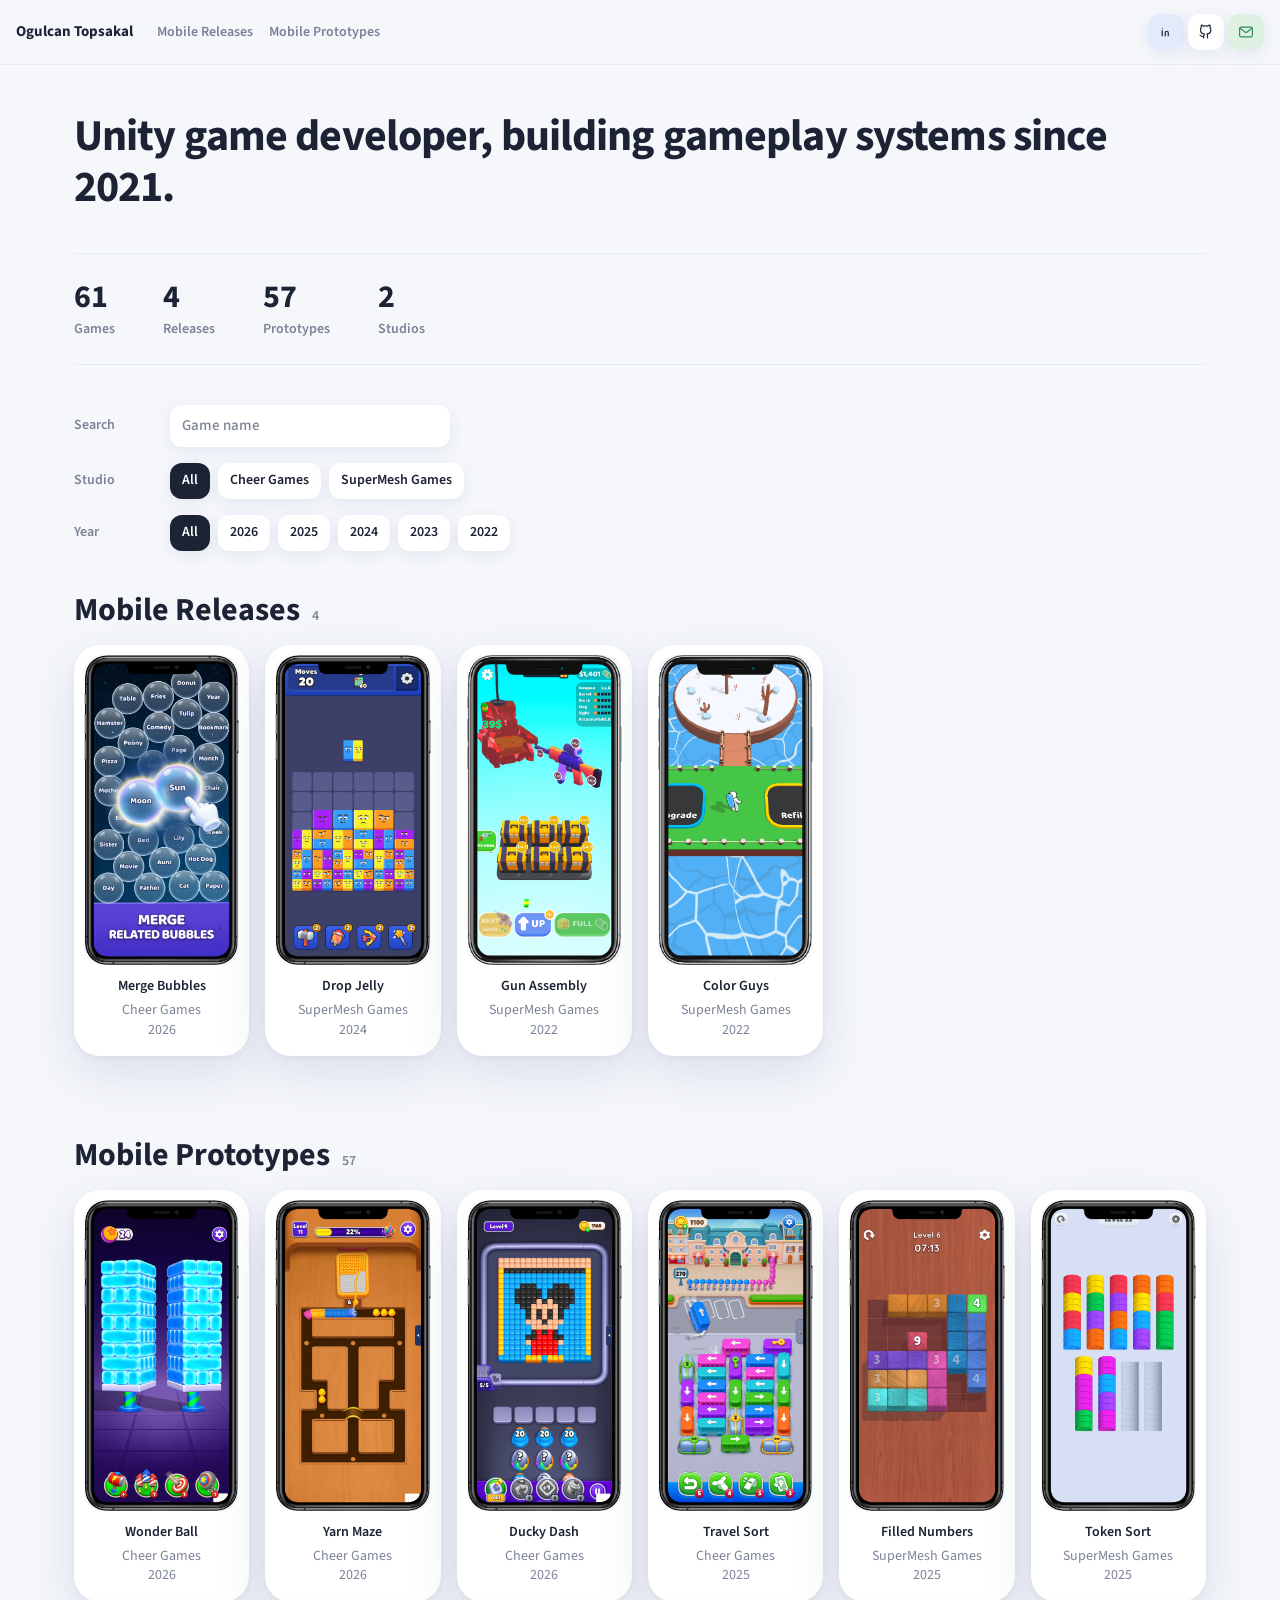
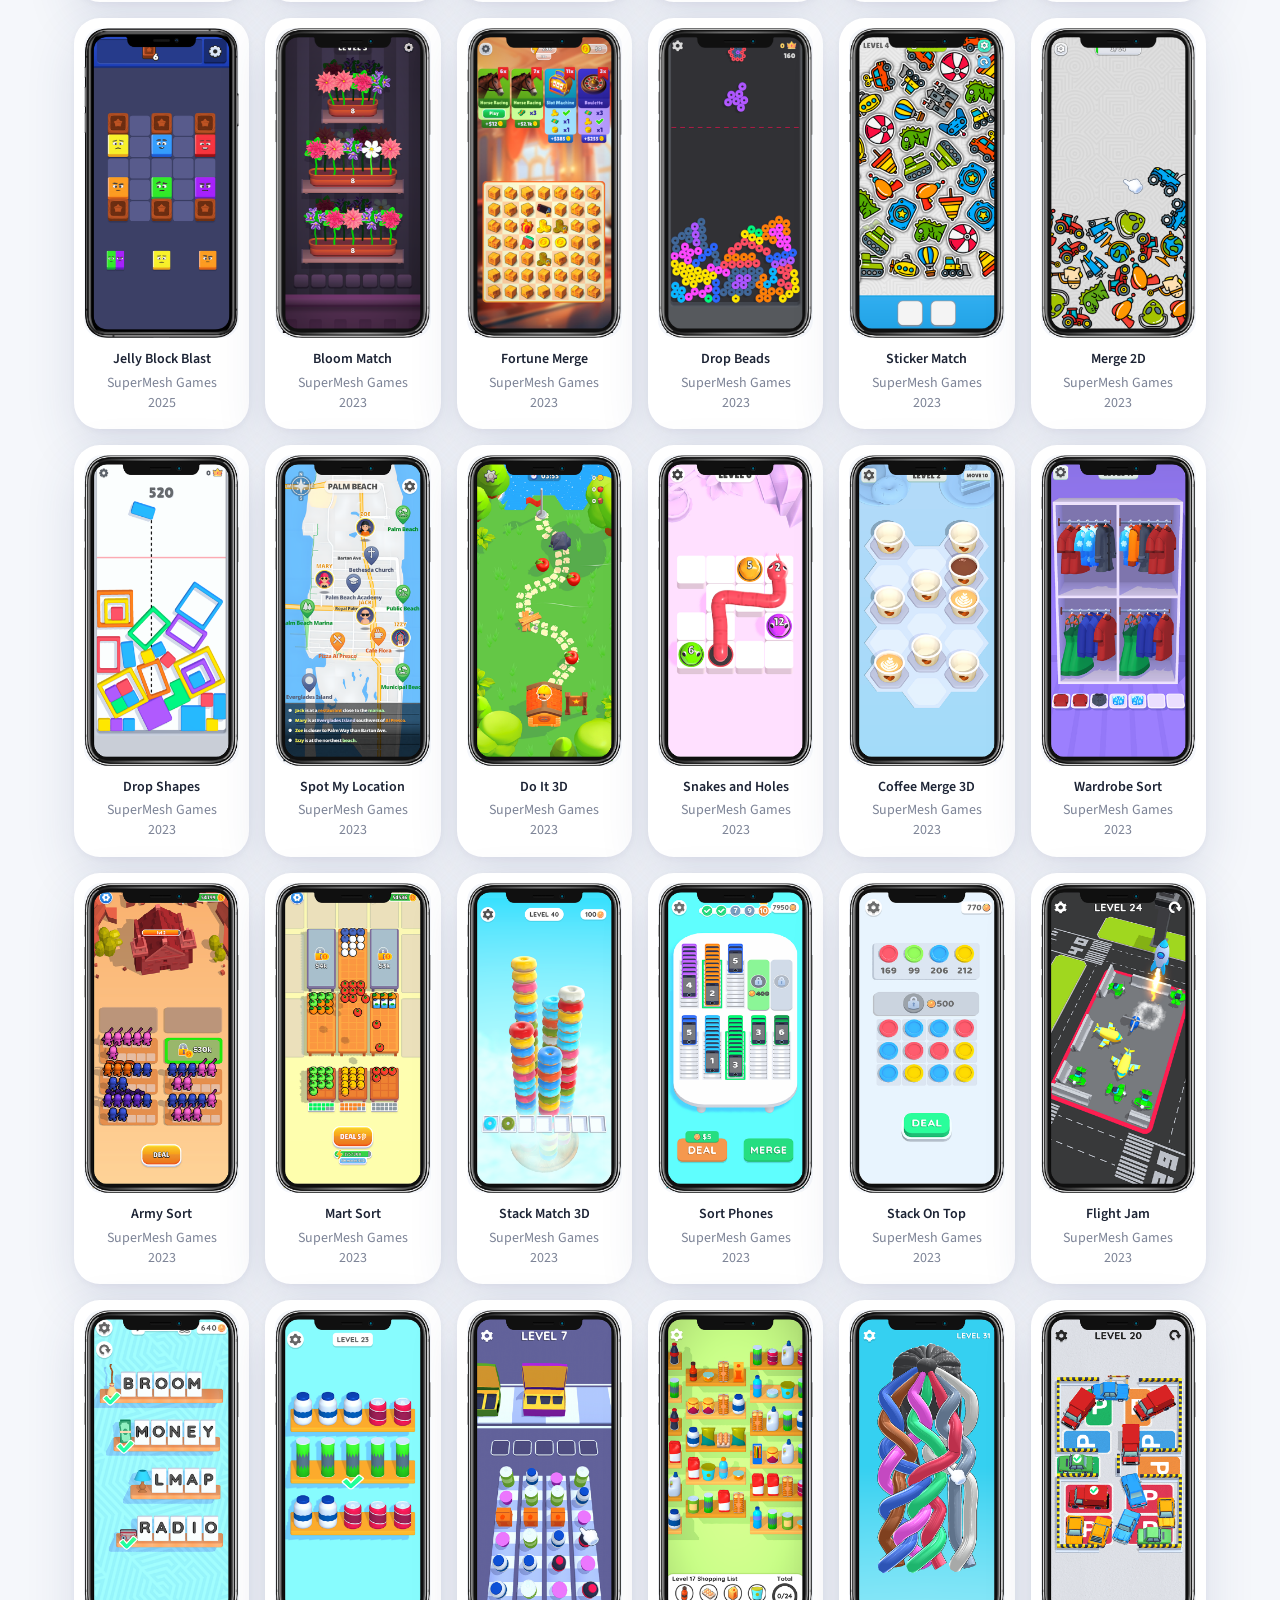
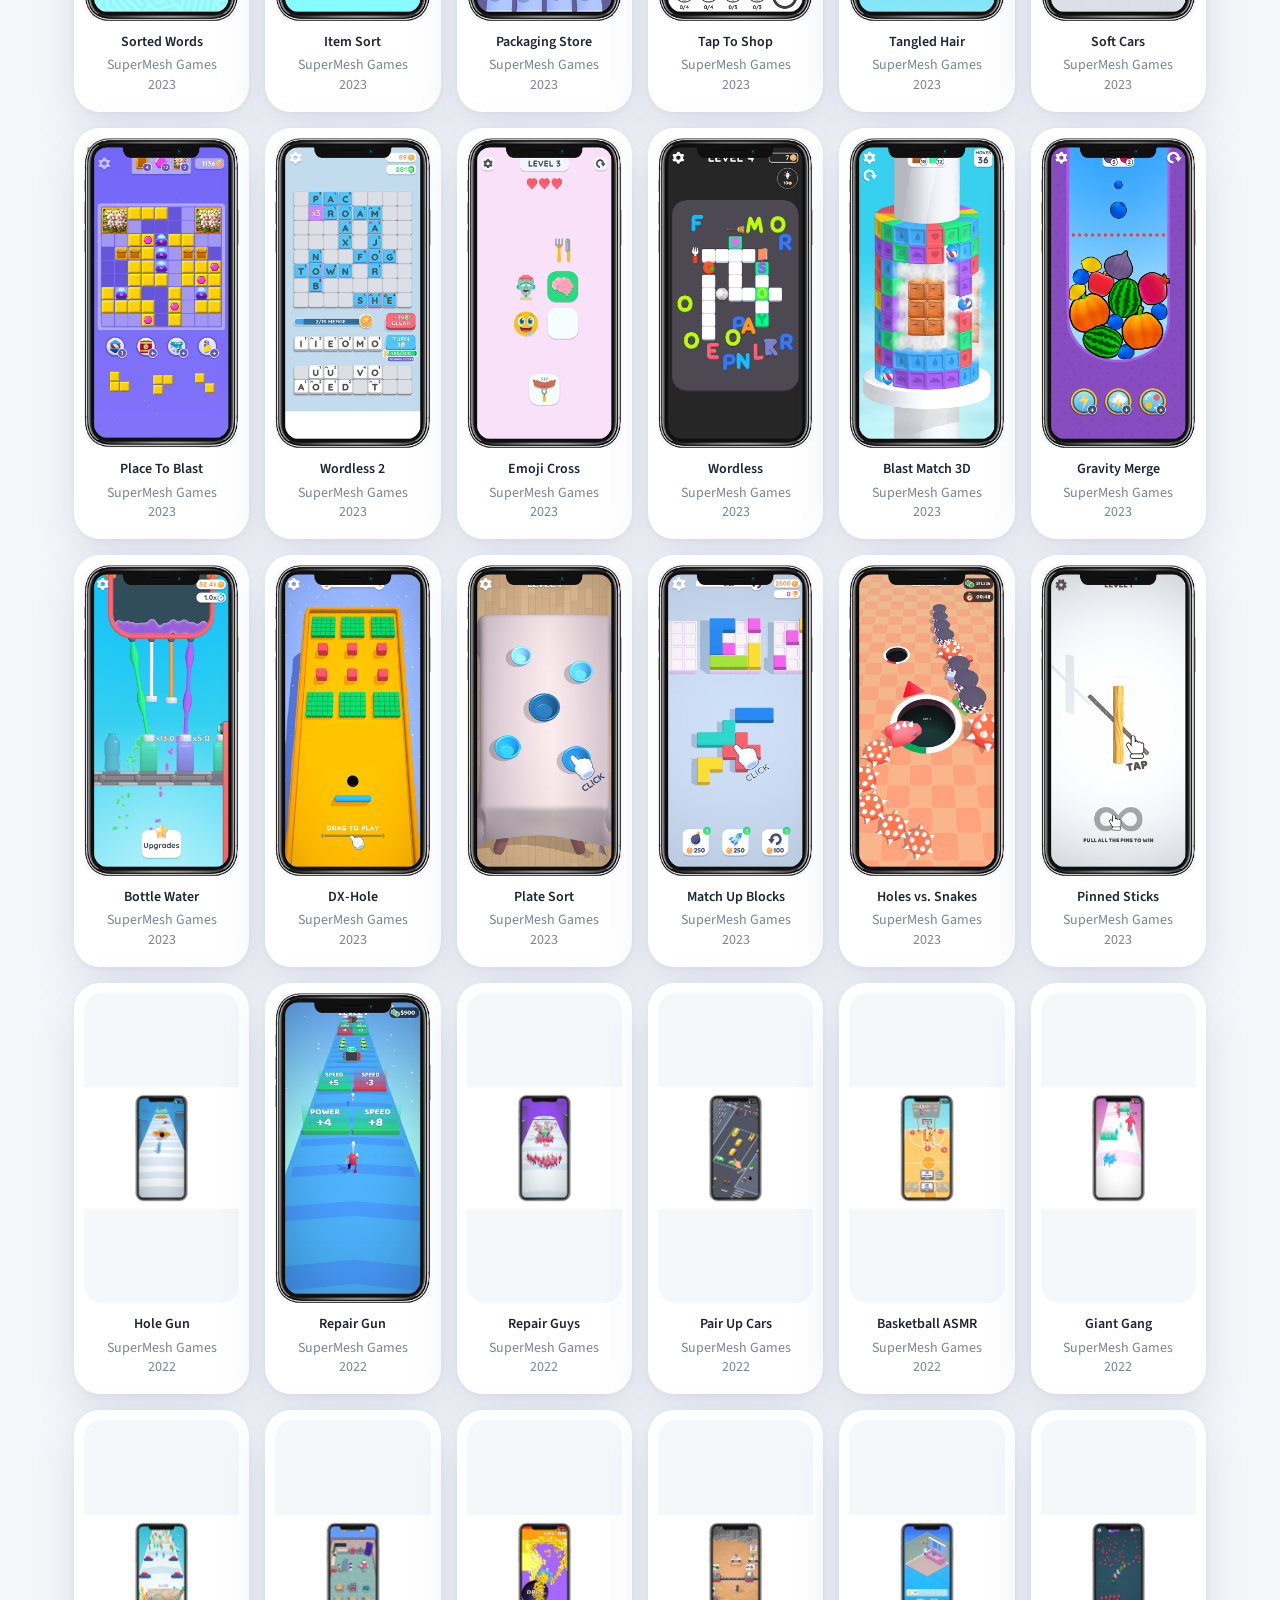
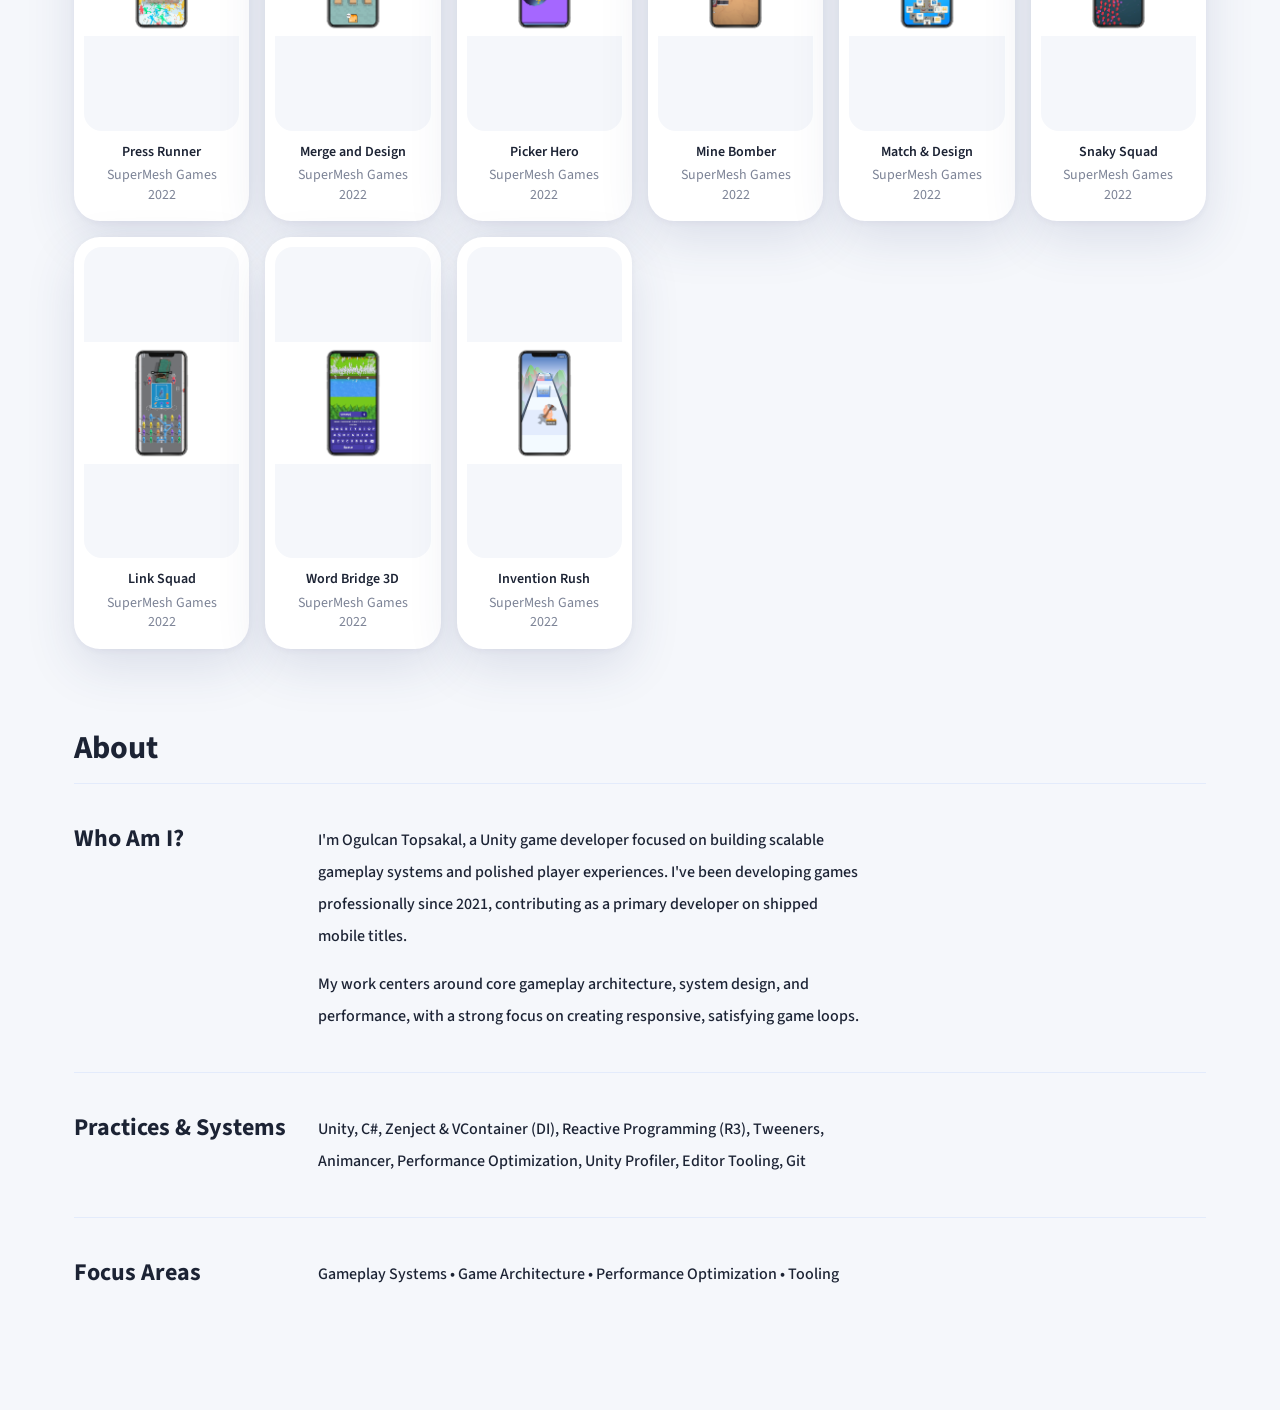
<file: index.html>
<!DOCTYPE html>
<html lang="en">
  <head>
    <meta charset="utf-8" />
    <meta name="viewport" content="width=device-width, initial-scale=1" />
    <title>Ogulcan Topsakal</title>
    <meta
      name="description"
      content="Portfolio of Ogulcan Topsakal, a Unity game developer."
    />
    <link rel="stylesheet" href="styles.css" />
  </head>
  <body>
    <header class="bar">
      <a class="name" href="#/">Ogulcan Topsakal</a>
      <nav id="nav" aria-label="Sections"></nav>
      <div class="bar-end" id="social"></div>
    </header>
    <main id="main" class="shell"></main>
    <dialog class="lightbox">
      <button type="button" class="lightbox-close" aria-label="Close">×</button>
      <button type="button" class="lightbox-prev" aria-label="Previous">‹</button>
      <div class="lightbox-viewport">
        <div class="lightbox-track">
          <div class="lightbox-slide"><img class="lightbox-side" alt="" draggable="false"></div>
          <div class="lightbox-slide"><img class="lightbox-current" alt="" draggable="false"></div>
          <div class="lightbox-slide"><img class="lightbox-side" alt="" draggable="false"></div>
        </div>
      </div>
      <button type="button" class="lightbox-next" aria-label="Next">›</button>
      <p class="lightbox-count" aria-live="polite"></p>
    </dialog>
    <script src="data.js"></script>
    <script src="site.js"></script>
  </body>
</html>
</file>
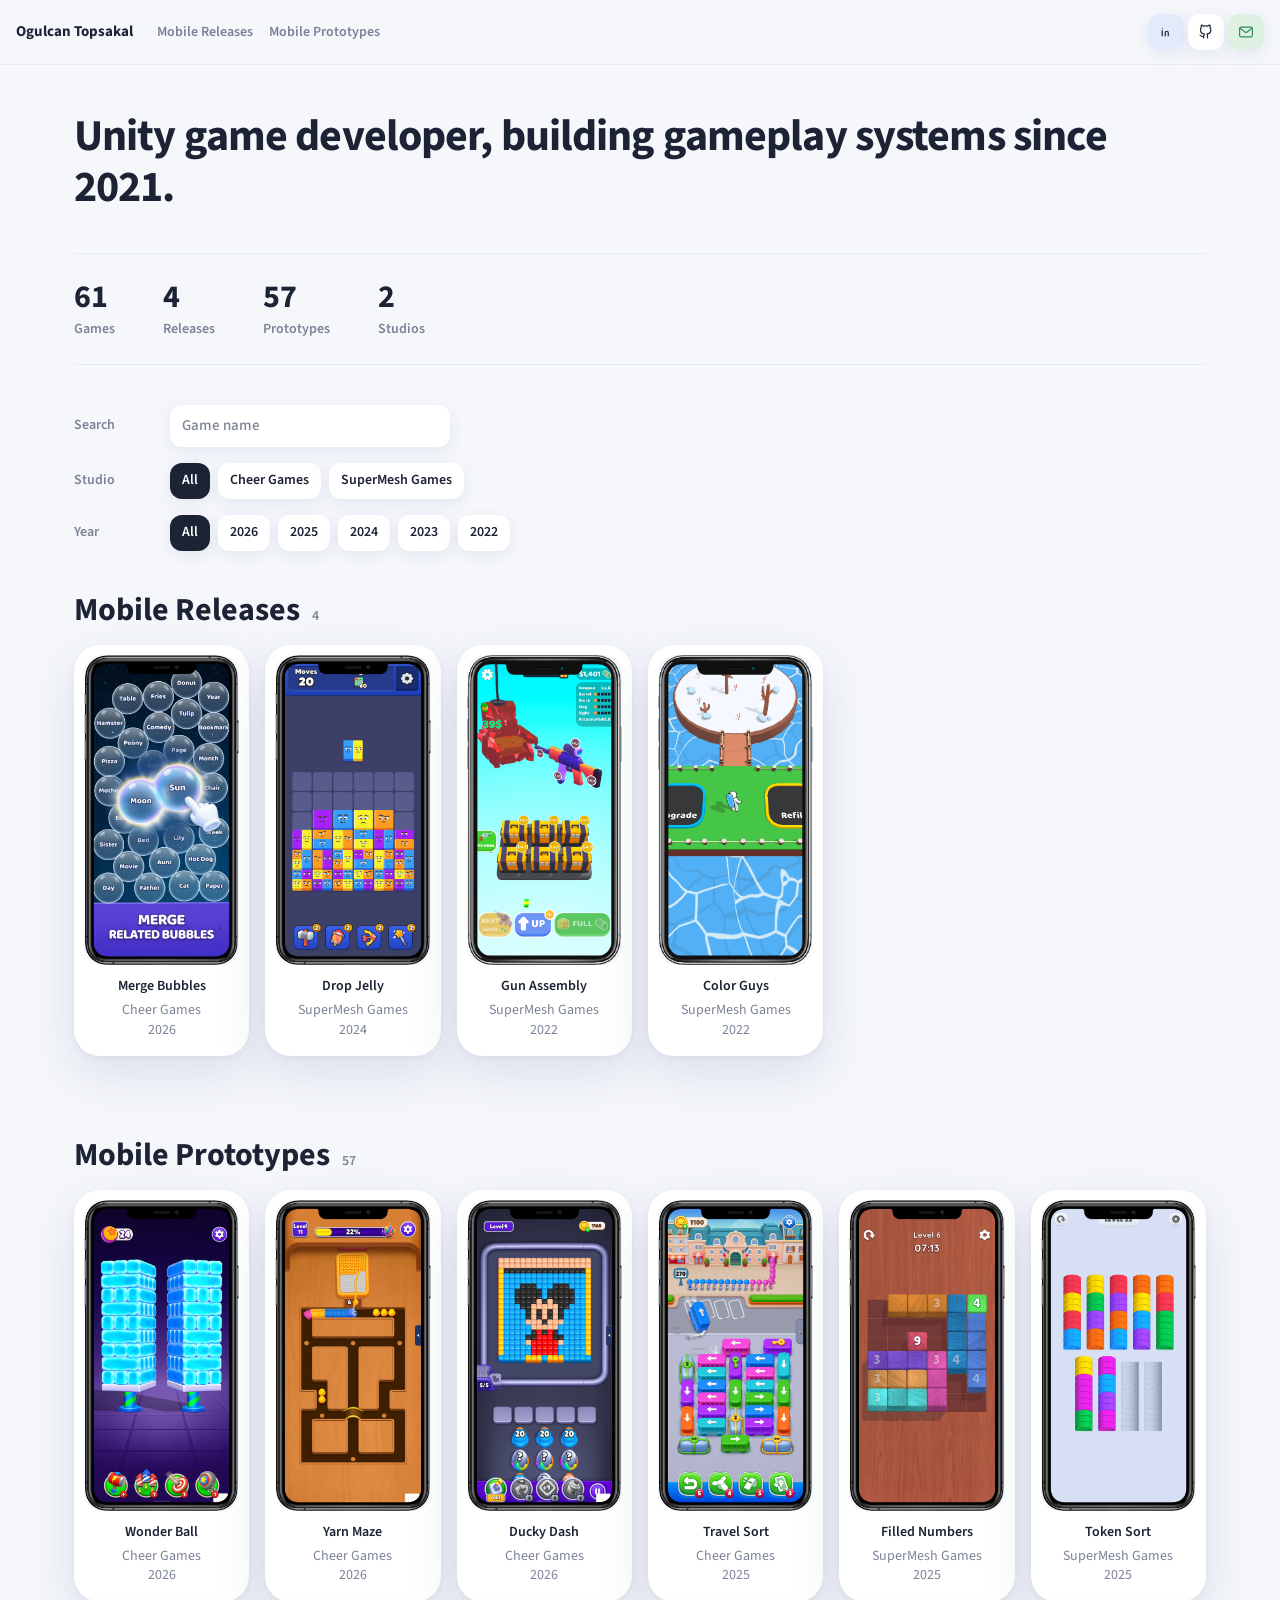
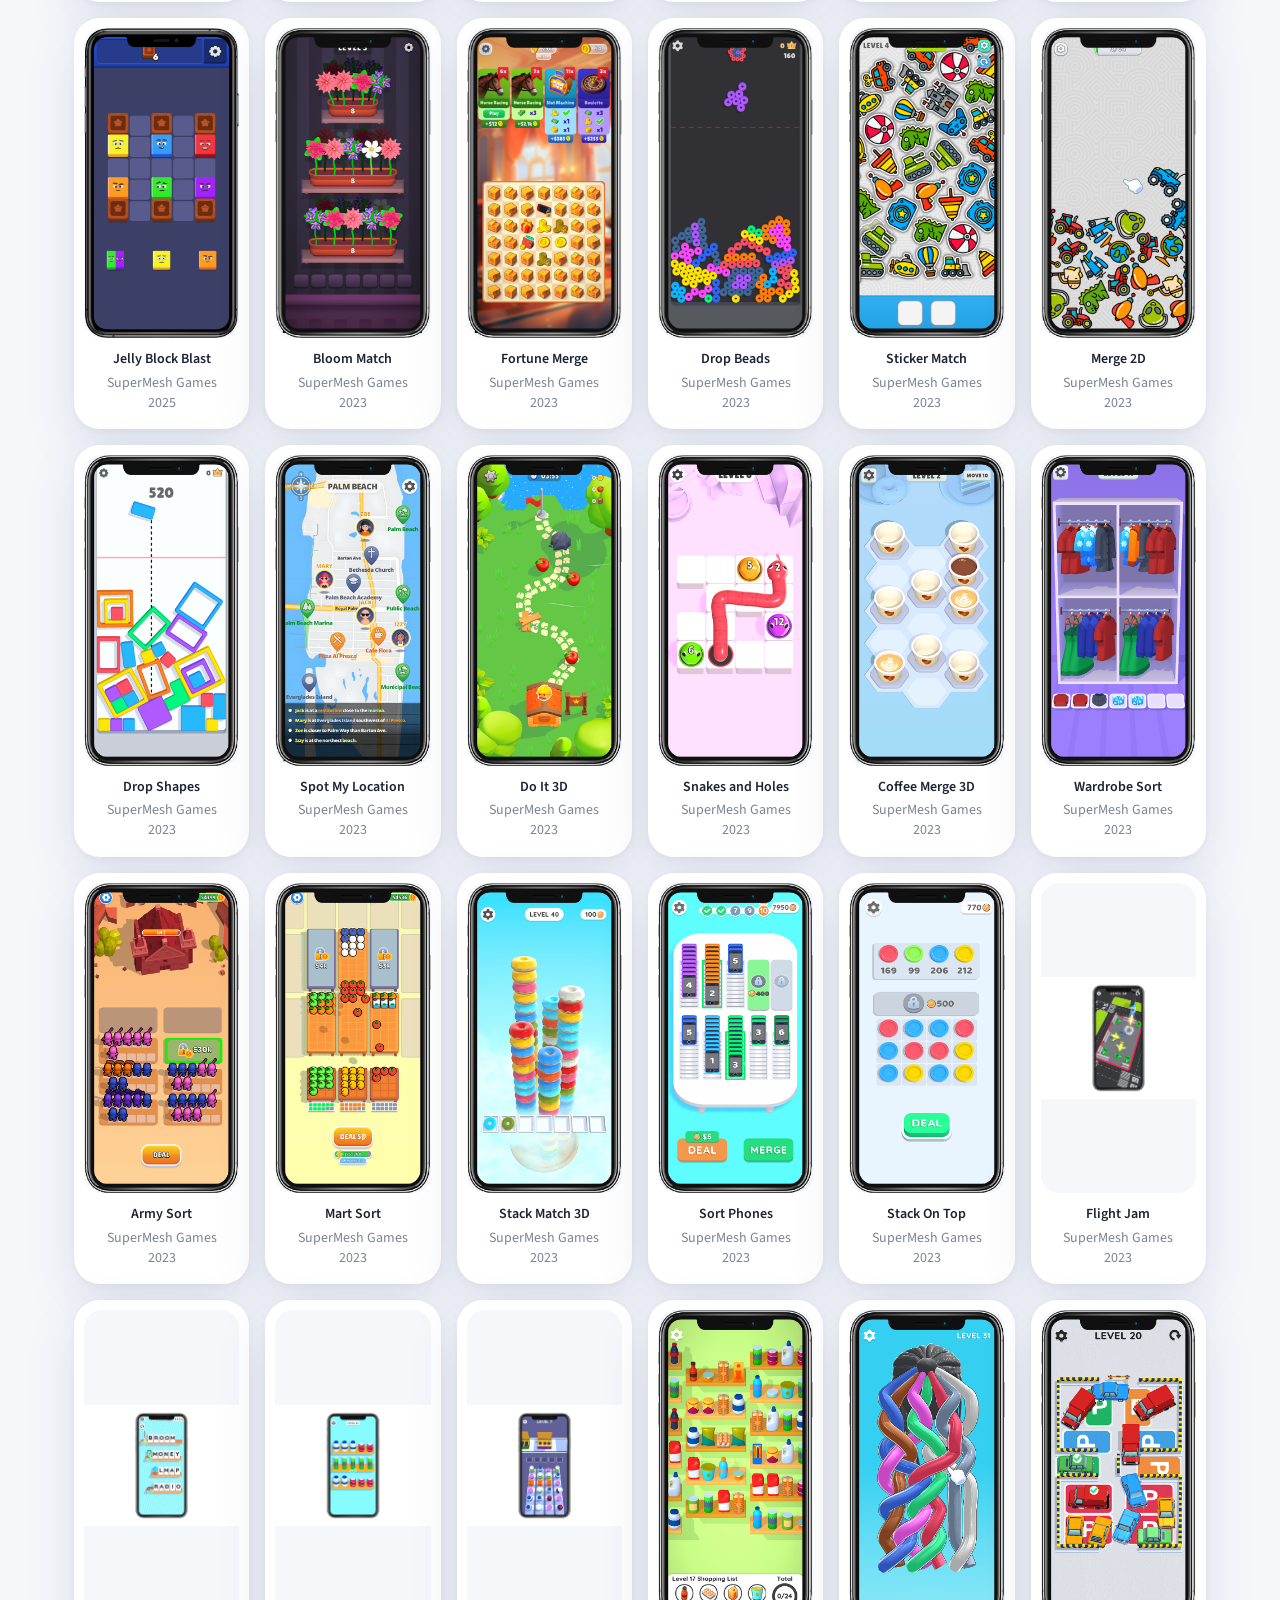
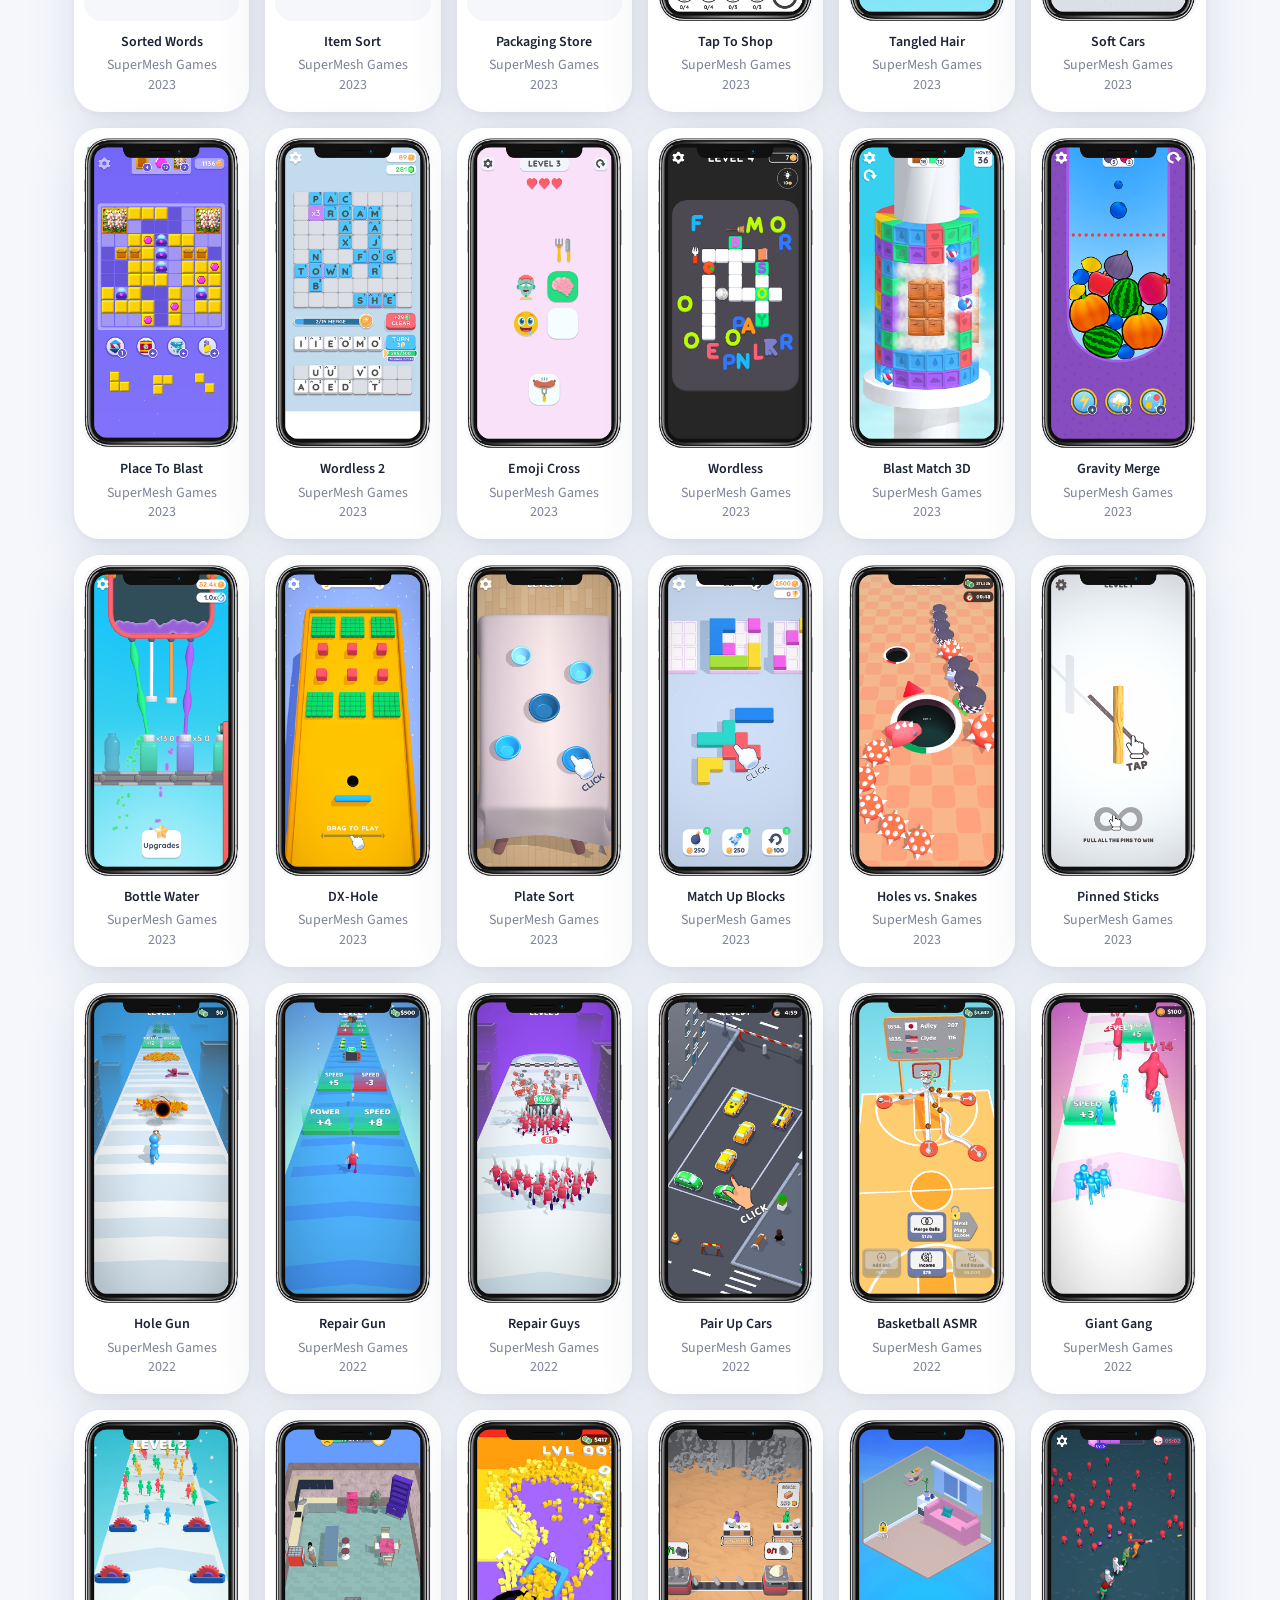
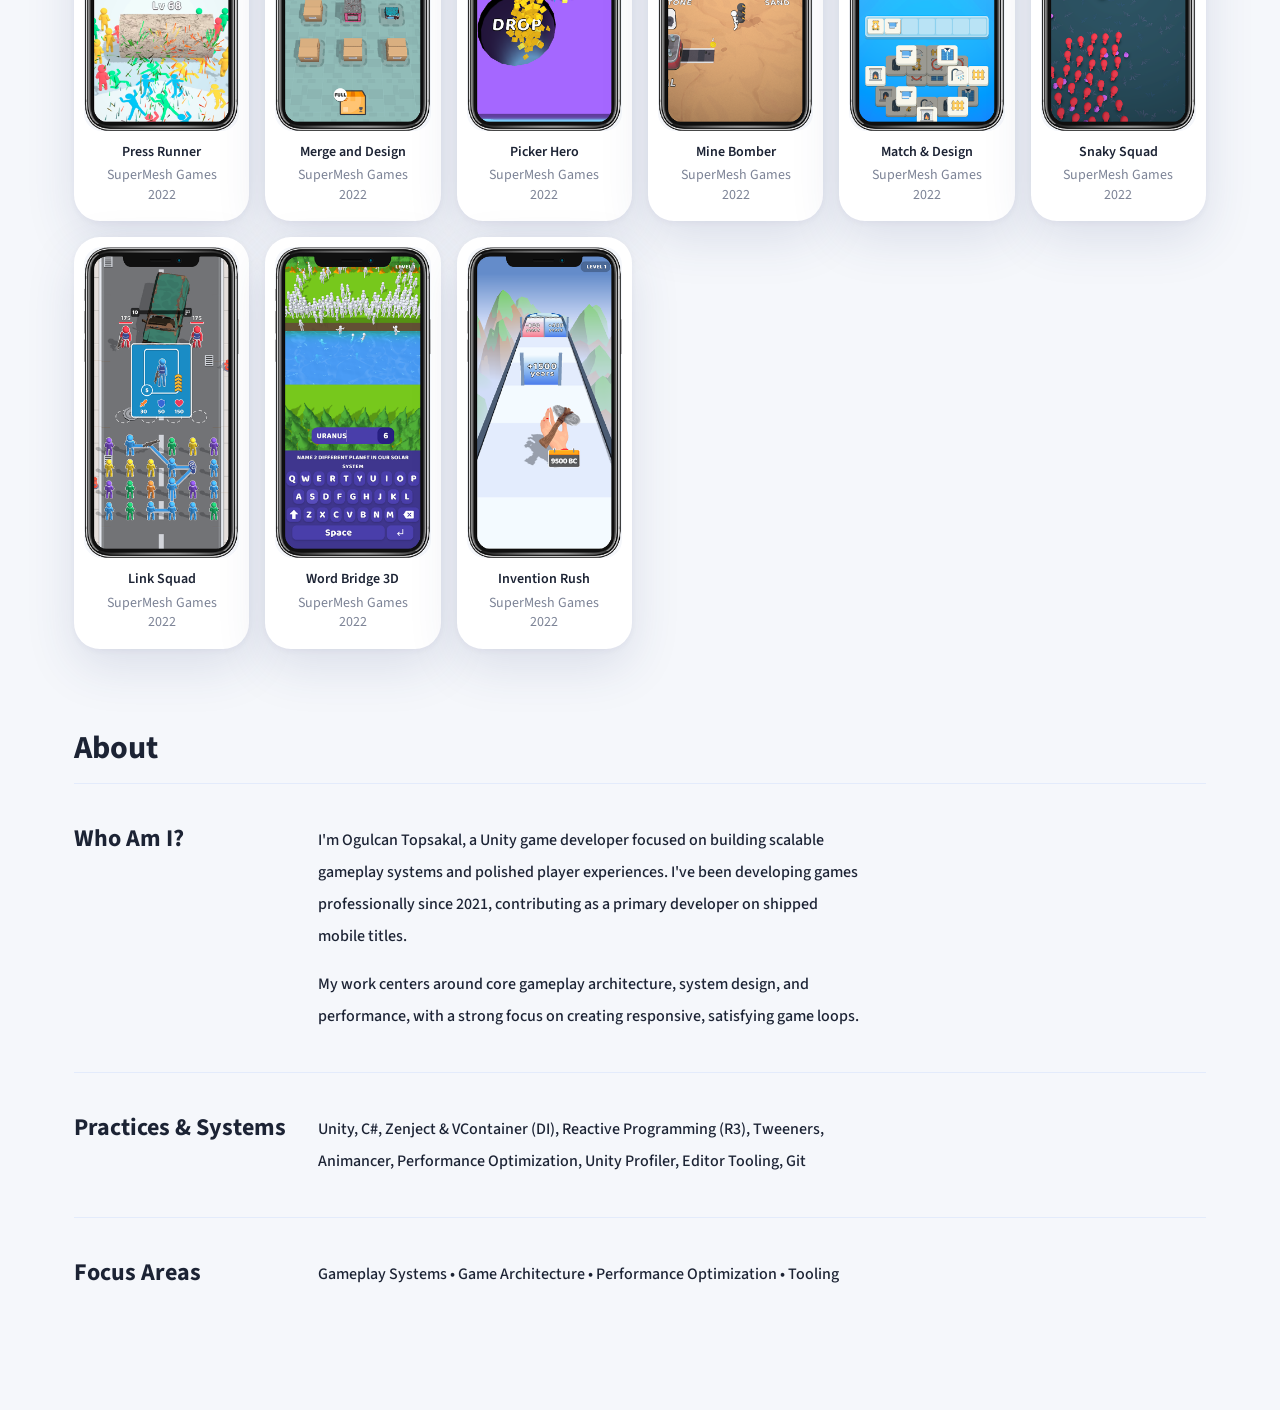
<file: editor.html>
<!DOCTYPE html>
<html lang="en">
  <head>
    <meta charset="utf-8" />
    <meta name="viewport" content="width=device-width, initial-scale=1" />
    <title>Edit portfolio</title>
    <link rel="stylesheet" href="editor.css" />
    <script>
      if (location.hostname !== "127.0.0.1" && location.hostname !== "localhost") {
        location.replace("index.html");
      }
    </script>
  </head>
  <body>
    <header class="top">
      <div>
        <p class="eyebrow">Local editor</p>
        <h1>Ogulcan Topsakal</h1>
      </div>
      <div class="top-actions">
        <p id="status" class="status" role="status"></p>
        <a href="index.html">View site</a>
        <button id="save" type="button">Save</button>
      </div>
      <nav class="jump" aria-label="Editor sections">
        <a href="#images">Images</a>
        <a href="#add">Add</a>
        <a href="#project-section">Projects</a>
        <a href="#welcome-section">Welcome</a>
        <a href="#links-section">Links</a>
        <label class="jump-pick">Open
          <select id="jump-project">
            <option value="">Choose a project</option>
          </select>
        </label>
      </nav>
    </header>
    <main>
      <section id="images">
        <details open>
          <summary>Images still to add</summary>
          <p class="note" id="todo-summary"></p>
          <div id="todo"></div>
        </details>
      </section>
      <section id="add">
        <details>
          <summary>Add a project</summary>
          <form id="add-project" class="row">
            <label>Title <input name="title" required placeholder="Yarn Maze" /></label>
            <label>Section <select name="section"></select></label>
            <label class="grow">Short text <input name="summary" placeholder="Optional" /></label>
            <button type="submit">Add project</button>
          </form>
        </details>
      </section>
      <section id="project-section">
        <h2>Projects</h2>
        <div id="filters" class="filters"></div>
        <div id="projects"></div>
        <nav id="pager" class="pager" aria-label="Project pages"></nav>
      </section>
      <section id="welcome-section">
        <details>
          <summary>Welcome page</summary>
          <form id="welcome" class="stack"></form>
        </details>
      </section>
      <section id="links-section">
        <details>
          <summary>Links</summary>
          <form id="links" class="stack"></form>
        </details>
      </section>
    </main>
    <script src="data.js"></script>
    <script src="editor.js"></script>
  </body>
</html>
</file>
<file: styles.css>
@font-face {
  font-family: "Source Sans 3";
  font-style: normal;
  font-weight: 400;
  font-display: swap;
  src: url("fonts/source-sans-3-latin-400.woff2") format("woff2");
}

@font-face {
  font-family: "Source Sans 3";
  font-style: normal;
  font-weight: 500;
  font-display: swap;
  src: url("fonts/source-sans-3-latin-500.woff2") format("woff2");
}

@font-face {
  font-family: "Source Sans 3";
  font-style: normal;
  font-weight: 600;
  font-display: swap;
  src: url("fonts/source-sans-3-latin-600.woff2") format("woff2");
}

@font-face {
  font-family: "Source Sans 3";
  font-style: normal;
  font-weight: 700;
  font-display: swap;
  src: url("fonts/source-sans-3-latin-700.woff2") format("woff2");
}

:root {
  --color-background: #f5f7fb;
  --color-surface: #ffffff;
  --color-text: #1c2334;
  --color-heading-text: #1c2334;
  --color-muted-text: #7c8396;
  --color-link: #3d6df0;
  --color-accent: #1c2334;
  --color-on-accent: #ffffff;
  --color-border: #e3ebfb;
  --color-mint: #def0e2;
  --color-green: #2e8f5b;
  --color-ink-soft: #495057;
  --shadow-card: rgba(44, 62, 118, 0.13) 0px 18px 50px 0px, rgba(44, 62, 118, 0.05) 0px 2px 8px 0px;
  --shadow-soft: rgba(44, 62, 118, 0.09) 0px 4px 16px 0px;
  --shadow-lift: rgba(44, 62, 118, 0.16) 0px 8px 24px 0px;
  --font: "Source Sans 3", "Source Sans Pro", sans-serif;
  --ease-out: cubic-bezier(0.22, 1, 0.36, 1);
  --max: 1180px;
  color-scheme: light;
}

* {
  box-sizing: border-box;
}

html {
  max-width: 100%;
  overflow-x: clip;
  overscroll-behavior-x: none;
  touch-action: pan-y pinch-zoom;
  scroll-behavior: smooth;
  scroll-padding-top: 80px;
  scrollbar-color: var(--color-border) var(--color-background);
}

body {
  margin: 0;
  max-width: 100%;
  overflow-x: clip;
  overscroll-behavior-x: none;
  touch-action: pan-y pinch-zoom;
  color: var(--color-text);
  background: var(--color-background);
  font-family: var(--font);
  font-size: 15px;
  font-weight: 500;
  line-height: 22px;
}

::selection {
  background: var(--color-accent);
  color: var(--color-on-accent);
}

button,
input {
  font: inherit;
}

a {
  color: inherit;
  text-decoration: none;
}

.bar {
  position: sticky;
  top: 0;
  z-index: 20;
  display: flex;
  flex-wrap: wrap;
  align-items: center;
  gap: 12px 24px;
  min-height: 64px;
  padding: 12px 16px;
  background: var(--color-background);
  color: var(--color-text);
  box-shadow: rgba(44, 62, 118, 0.06) 0px 1px 0px 0px;
}

.name {
  font-size: 15px;
  font-weight: 700;
  line-height: 22px;
  color: var(--color-text);
  white-space: nowrap;
}

nav {
  display: flex;
  flex-wrap: wrap;
  align-items: center;
  gap: 8px 16px;
}

nav a {
  font-size: 14px;
  font-weight: 600;
  line-height: 21px;
  color: var(--color-muted-text);
}

nav a:hover,
nav a[aria-current="page"] {
  color: var(--color-text);
}

nav a[aria-current="page"] {
  text-decoration: underline;
  text-decoration-thickness: 2px;
  text-decoration-color: var(--color-text);
  text-underline-offset: 6px;
}

.bar-end {
  display: flex;
  align-items: center;
  gap: 4px;
  margin-left: auto;
}

.social-link {
  width: 36px;
  height: 36px;
  display: grid;
  place-items: center;
  border-radius: 12px;
  background: var(--color-border);
  color: var(--color-text);
  box-shadow: var(--shadow-soft);
}

.social-link.github {
  background: var(--color-surface);
}

.social-link.mail {
  background: var(--color-mint);
  color: var(--color-green);
}

.social-link:hover {
  box-shadow: var(--shadow-lift);
}

.social-link svg {
  width: 18px;
  height: 18px;
  fill: none;
  stroke: currentColor;
  stroke-width: 1.6;
  stroke-linecap: round;
  stroke-linejoin: round;
}

.shell {
  max-width: var(--max);
  margin: 0 auto;
  padding: 0 24px 80px;
}

.lead {
  margin: 48px 0 40px;
  max-width: 100%;
  color: var(--color-heading-text);
  font-size: clamp(32px, 4vw, 44px);
  font-weight: 700;
  line-height: 1.15;
  letter-spacing: -0.02em;
  text-wrap: wrap;
  overflow-wrap: break-word;
}

a:focus-visible,
button:focus-visible,
input:focus-visible {
  outline: 2px solid var(--color-accent);
  outline-offset: 3px;
}

.bar a:focus-visible,
.bar button:focus-visible {
  outline-color: var(--color-accent);
}

.page-title {
  margin: 48px 0 0;
  color: var(--color-heading-text);
  font-size: 28px;
  font-weight: 700;
  line-height: 34px;
}

.project-meta {
  margin: 8px 0 0;
  color: var(--color-muted-text);
  font-size: 14px;
  font-weight: 600;
  line-height: 19.6px;
}

.index-block {
  margin-top: 80px;
}

.index-block:first-child {
  margin-top: 0;
}

.filters + .index-block,
.filters + .filter-empty + .index-block {
  margin-top: 40px;
}

.index-heading {
  display: flex;
  align-items: baseline;
  gap: 12px;
  margin: 0 0 16px;
  color: var(--color-heading-text);
  font-size: 32px;
  font-weight: 700;
  line-height: 38px;
}

.index-heading a {
  color: inherit;
}

.index-heading .count {
  color: var(--color-muted-text);
  font-size: 14px;
  font-weight: 600;
  line-height: 19.6px;
  font-variant-numeric: tabular-nums;
}

h1.index-heading {
  margin-top: 48px;
}

.index {
  display: grid;
  grid-template-columns: repeat(auto-fill, minmax(168px, 1fr));
  gap: 16px;
}

.entry {
  position: relative;
  display: flex;
  flex-direction: column;
  align-items: stretch;
  min-width: 0;
  padding: 10px 10px 16px;
  border: 0;
  border-radius: 26px;
  background: var(--color-surface);
  box-shadow: var(--shadow-card);
  text-align: center;
  color: var(--color-heading-text);
  overflow: hidden;
  animation: rise 640ms var(--ease-out) both;
  animation-delay: min(calc(var(--i, 0) * 28ms), 700ms);
}

.entry:hover {
  box-shadow: var(--shadow-lift);
}

.entry[hidden] {
  display: none;
}

.entry-cover {
  position: relative;
  width: 100%;
  aspect-ratio: 1 / 2;
  border-radius: 18px;
  overflow: hidden;
  background: var(--color-background);
}

.entry-cover.placeholder {
  background: var(--color-background);
  border: 1px solid var(--color-border);
}

.entry-cover img {
  width: 100%;
  height: 100%;
  object-fit: contain;
  object-position: center;
  display: block;
  opacity: 0;
  transition: opacity 420ms ease;
}

.entry-cover.ready img {
  opacity: 1;
}

.entry-title {
  margin-top: 12px;
  font-size: 14px;
  font-weight: 600;
  line-height: 19.6px;
}

.entry-meta {
  display: flex;
  flex-direction: column;
  align-items: center;
  gap: 0;
  margin: 4px 8px 0;
  color: var(--color-muted-text);
  font-size: 14px;
  font-weight: 400;
  line-height: 19.6px;
  font-variant-numeric: tabular-nums;
}

.entry-meta .studio + .year::before {
  content: none;
}

@keyframes rise {
  from {
    opacity: 0;
    transform: translateY(12px);
  }
}

.refiltered .entry:not([hidden]) {
  animation: rise 520ms var(--ease-out) both;
  animation-delay: min(calc(var(--i, 0) * 22ms), 400ms);
}

.facts {
  display: flex;
  flex-wrap: wrap;
  gap: 24px 48px;
  margin: 0;
  padding: 24px 0;
  border-top: 1px solid var(--color-border);
  border-bottom: 1px solid var(--color-border);
}

.facts div {
  display: flex;
  flex-direction: column-reverse;
  gap: 4px;
}

.facts dt {
  color: var(--color-muted-text);
  font-size: 14px;
  font-weight: 600;
  line-height: 19.6px;
}

.facts dd {
  margin: 0;
  color: var(--color-heading-text);
  font-size: 32px;
  font-weight: 700;
  line-height: 38px;
  font-variant-numeric: tabular-nums;
}

.filters {
  display: flex;
  flex-direction: column;
  align-items: stretch;
  gap: 16px;
  margin-top: 40px;
}

.index-block .filters {
  margin: 0 0 24px;
}

.search,
.chip-group {
  display: grid;
  grid-template-columns: 80px minmax(0, 1fr);
  align-items: center;
  column-gap: 16px;
}

.chip-group {
  align-items: start;
}

.chip-label,
.search span {
  margin: 0;
  color: var(--color-muted-text);
  font-size: 14px;
  font-weight: 600;
  line-height: 19.6px;
}

.chip-label {
  padding-top: 8px;
}

.search input {
  width: min(280px, 100%);
  height: 42px;
  justify-self: start;
  padding: 0 12px;
  border: 0;
  border-radius: 12px;
  background: var(--color-surface);
  box-shadow: var(--shadow-soft);
  color: var(--color-heading-text);
  font-size: 15px;
  line-height: 22px;
  caret-color: var(--color-accent);
}

.search input::placeholder {
  color: var(--color-muted-text);
}

.chips {
  display: flex;
  flex-wrap: wrap;
  align-items: center;
  gap: 8px;
}

.chip {
  display: inline-flex;
  align-items: center;
  height: 36px;
  padding: 0 12px;
  border: 0;
  border-radius: 12px;
  background: var(--color-surface);
  box-shadow: var(--shadow-soft);
  color: var(--color-heading-text);
  font-size: 14px;
  font-weight: 600;
  line-height: 19.6px;
  font-variant-numeric: tabular-nums;
  cursor: pointer;
}

.chip:hover {
  background: var(--color-surface);
}

.chip[aria-pressed="true"] {
  background: var(--color-accent);
  border-color: var(--color-accent);
  color: var(--color-on-accent);
}

.filter-empty,
.empty-note {
  margin: 40px 0 0;
  padding: 24px;
  border: 0;
  border-radius: 26px;
  background: var(--color-border);
  color: var(--color-muted-text);
  font-size: 15px;
  line-height: 22px;
}

.about {
  margin-top: 80px;
}

.about .blocks,
.blocks {
  margin-top: 0;
}

.block {
  display: grid;
  grid-template-columns: 220px minmax(0, 68ch);
  gap: 24px;
  padding: 40px 0;
  border-top: 1px solid var(--color-border);
}

.about .block,
.project-copy .block {
  grid-template-columns: 220px minmax(0, 68ch);
}

.block h2 {
  margin: 0;
  color: var(--color-heading-text);
  font-size: 24px;
  font-weight: 700;
  line-height: 30px;
  text-align: left;
}

.block p {
  margin: 0 0 16px;
  max-width: 68ch;
  color: var(--color-text);
  font-size: 16px;
  line-height: 32px;
}

.block p:last-child {
  margin-bottom: 0;
}

.project-copy .block:last-child {
  border-bottom: 1px solid var(--color-border);
}

.project-copy .empty-note,
.project-copy .gallery {
  margin-top: 0;
}

.project-copy .empty-note {
  max-width: 68ch;
}

.back {
  display: inline-block;
  margin-top: 48px;
  color: var(--color-link);
  font-size: 14px;
  font-weight: 600;
  line-height: 19.6px;
  text-decoration: underline;
  text-underline-offset: 0.2em;
}

.back:hover {
  color: var(--color-heading-text);
}

.project-copy .block:has(.gallery) {
  grid-template-columns: 1fr;
}

.project-copy .block:has(.gallery) h2 {
  margin-bottom: 16px;
}

.project-copy .block:has(.gallery) > div {
  grid-column: 1;
  min-width: 0;
}

.gallery {
  display: flex;
  flex-direction: row;
  flex-wrap: nowrap;
  align-items: flex-start;
  gap: 16px;
  margin-top: 0;
  min-width: 0;
  max-width: 100%;
  overflow-x: auto;
  overscroll-behavior-x: contain;
  scroll-snap-type: x mandatory;
  padding-bottom: 12px;
  cursor: grab;
  touch-action: pan-x pan-y pinch-zoom;
  scrollbar-color: var(--color-border) transparent;
}

.gallery.dragging {
  cursor: grabbing;
  scroll-snap-type: none;
}

.shot {
  flex: 0 0 auto;
  width: auto;
  padding: 0;
  border: 0;
  border-radius: 16px;
  background: transparent;
  cursor: zoom-in;
  scroll-snap-align: start;
}

.shot img {
  height: min(68vh, 560px);
  width: auto;
  max-width: none;
  display: block;
  border-radius: 16px;
  background: var(--color-surface);
  pointer-events: none;
}

code {
  padding: 0 4px;
  border-radius: 6px;
  background: var(--color-background);
  color: var(--color-heading-text);
  font-family: ui-monospace, "SFMono-Regular", Menlo, monospace;
  font-size: 0.92em;
}

.lightbox {
  width: 100%;
  max-width: 100%;
  height: 100%;
  max-height: 100%;
  margin: 0;
  padding: 0;
  border: 0;
  background: transparent;
}

.lightbox[open] {
  display: flex;
  align-items: center;
  justify-content: center;
}

.lightbox::backdrop {
  background: rgba(31, 22, 51, 0.92);
}

.lightbox img {
  display: block;
  max-width: min(920px, calc(100vw - 32px));
  max-height: calc(100vh - 112px);
  width: auto;
  height: auto;
  border-radius: 6px;
  touch-action: none;
  user-select: none;
  pointer-events: none;
}

.lightbox-viewport {
  position: absolute;
  inset: 0;
  overflow: hidden;
}

.lightbox-track {
  display: flex;
  align-items: center;
  height: 100%;
  width: 300%;
  transform: translateX(-33.333%);
  transition: transform 280ms var(--ease-out);
}

.lightbox.dragging .lightbox-track,
.lightbox.instant .lightbox-track {
  transition: none;
}

.lightbox-slide {
  display: flex;
  align-items: center;
  justify-content: center;
  width: 33.333%;
  height: 100%;
  flex: 0 0 33.333%;
}

.lightbox-viewport,
.lightbox-track {
  cursor: grab;
}

.lightbox.dragging .lightbox-viewport,
.lightbox.dragging .lightbox-track {
  cursor: grabbing;
}

.lightbox.single .lightbox-viewport,
.lightbox.single .lightbox-track {
  cursor: default;
}

.lightbox button {
  position: fixed;
  z-index: 1;
  display: grid;
  place-items: center;
  width: 40px;
  height: 40px;
  border: 0;
  border-radius: 12px;
  background: var(--color-surface);
  color: var(--color-text);
  box-shadow: var(--shadow-soft);
  font-size: 20px;
  font-weight: 700;
  line-height: 1;
  cursor: pointer;
}

.lightbox button:hover {
  background: var(--color-border);
}

.lightbox button:focus-visible {
  outline-color: var(--color-on-accent);
}

.lightbox-close { top: 16px; right: 16px; }
.lightbox-prev { left: 16px; top: 50%; transform: translateY(-50%); }
.lightbox-next { right: 16px; top: 50%; transform: translateY(-50%); }

.lightbox.single .lightbox-prev,
.lightbox.single .lightbox-next,
.lightbox.single .lightbox-count {
  display: none;
}

.lightbox-count {
  position: fixed;
  left: 0;
  right: 0;
  bottom: 16px;
  margin: 0;
  color: var(--color-on-accent);
  font-size: 14px;
  font-weight: 600;
  line-height: 19.6px;
  font-variant-numeric: tabular-nums;
  text-align: center;
}

@media (prefers-reduced-motion: reduce) {
  html {
    scroll-behavior: auto;
  }

  .entry,
  .refiltered .entry:not([hidden]) {
    animation: none;
  }

  .entry-cover img {
    transition: none;
  }
}

@media (max-width: 800px) {
  .bar {
    display: flex;
    flex-wrap: wrap;
    align-items: center;
    gap: 8px 12px;
    padding: 12px 16px;
  }

  .name {
    flex: 1 1 8rem;
    min-width: 0;
    overflow: hidden;
    text-overflow: ellipsis;
  }

  nav {
    order: 3;
    flex: 1 0 100%;
  }

  .name { order: 1; }
  .bar-end {
    order: 2;
    flex: 0 0 auto;
    margin-left: auto;
  }

  .shell {
    padding: 0 16px 48px;
  }

  .lead {
    margin-top: 40px;
    font-size: clamp(32px, 9vw, 40px);
  }

  .index {
    grid-template-columns: repeat(2, minmax(0, 1fr));
  }

  .index-heading,
  .facts dd {
    font-size: 32px;
    line-height: 40px;
  }

  h1.index-heading {
    margin-top: 40px;
  }

  .facts {
    display: grid;
    grid-template-columns: repeat(2, minmax(0, 1fr));
    gap: 16px;
    padding: 16px 0;
  }

  .search,
  .chip-group {
    grid-template-columns: 1fr;
    row-gap: 8px;
  }

  .chip-label {
    padding-top: 0;
  }

  .search input {
    width: 100%;
  }

  .block,
  .about .block,
  .project-copy .block {
    grid-template-columns: 1fr;
    gap: 8px;
    padding: 24px 0;
  }

  .block p,
  .project-copy .empty-note {
    max-width: none;
  }

  .shot img { height: min(58vh, 460px); }

  .lightbox img { max-width: calc(100vw - 16px); max-height: calc(100vh - 104px); }
  .lightbox-prev { left: 8px; }
  .lightbox-next { right: 8px; }
}
</file>
<file: editor.css>
:root {
  --ink: #1a1a1a;
  --muted: #666;
  --line: #e4e4e4;
  --paper: #fff;
  --frame: #f4f4f4;
  --ok: #eef6ef;
}

* { box-sizing: border-box; }

body {
  margin: 0;
  color: var(--ink);
  background: var(--paper);
  font-family: "Avenir Next", "Segoe UI", sans-serif;
}

a { color: inherit; }

.top {
  display: flex;
  flex-wrap: wrap;
  justify-content: space-between;
  gap: 16px;
  align-items: center;
  padding: 24px 28px 16px;
  border-bottom: 1px solid var(--line);
  position: sticky;
  top: 0;
  background: #fff;
  z-index: 2;
}

.jump {
  flex: 1 0 100%;
  display: flex;
  flex-wrap: wrap;
  gap: 8px 18px;
  align-items: center;
  padding-top: 14px;
}

.jump a {
  border: 0;
  padding: 0;
  text-decoration: underline;
  text-underline-offset: 3px;
}

.jump-pick {
  display: flex;
  flex-direction: row;
  align-items: center;
  gap: 8px;
  margin-left: auto;
}

.eyebrow {
  margin: 0;
  color: var(--muted);
  font-size: 12px;
  letter-spacing: 0.14em;
  text-transform: uppercase;
}

h1 { margin: 4px 0 0; font-size: 28px; font-weight: 550; }
h2 { margin: 0 0 12px; font-size: 20px; font-weight: 550; }

.top-actions { display: flex; gap: 10px; align-items: center; }

button, .top-actions a {
  border: 1px solid var(--ink);
  background: #fff;
  color: var(--ink);
  border-radius: 999px;
  padding: 8px 14px;
  font: inherit;
  cursor: pointer;
  text-decoration: none;
}

#save { background: var(--ink); color: #fff; }

main {
  max-width: 980px;
  margin: 0 auto;
  padding: 28px 20px 80px;
  display: flex;
  flex-direction: column;
  gap: 22px;
}

details > summary {
  cursor: pointer;
  font-size: 20px;
  font-weight: 550;
  margin-bottom: 12px;
}

details > summary:focus-visible {
  outline: 2px solid var(--ink);
  outline-offset: 3px;
}

.filters, .pager {
  display: flex;
  flex-wrap: wrap;
  gap: 8px;
  align-items: center;
}

.filters { margin-bottom: 12px; }

.filters button[aria-pressed="true"] {
  background: var(--ink);
  color: #fff;
}

.pager { margin-top: 14px; }

.missing {
  list-style: none;
  margin: 0;
  padding: 0;
  display: flex;
  flex-direction: column;
  gap: 4px;
}

.missing li {
  display: flex;
  justify-content: space-between;
  gap: 12px;
  align-items: baseline;
}

.missing button {
  border: 0;
  background: transparent;
  padding: 4px 0;
  text-decoration: underline;
  text-underline-offset: 3px;
}

.project {
  display: block;
  padding: 0;
  background: transparent;
}

.project + .project { margin-top: 8px; }

.project-toggle {
  width: 100%;
  display: flex;
  justify-content: space-between;
  gap: 12px;
  align-items: center;
  text-align: left;
  border: 0;
  border-radius: 10px;
  background: var(--frame);
  padding: 12px 14px;
}

.project-toggle > span:first-child {
  display: flex;
  flex-direction: column;
  gap: 2px;
}

.project.open .project-toggle { background: #ececec; }

.project-body {
  display: flex;
  flex-direction: column;
  gap: 12px;
  padding: 12px 2px 4px;
}

.note { color: var(--muted); }
.status {
  margin: 0;
  min-height: 1.2em;
  font-size: 14px;
  font-weight: 600;
  color: var(--ink);
}
.status.ok { color: #1b6b32; }
.status.bad { color: #9a3b3b; }
#save.is-saved { background: #1b6b32; border-color: #1b6b32; opacity: 1; }

.todo { display: flex; flex-direction: column; gap: 8px; }

.todo-item {
  display: grid;
  grid-template-columns: 22px 1fr auto;
  gap: 12px;
  align-items: center;
  padding: 12px 14px;
  background: var(--frame);
}

.todo-item.done { background: var(--ok); }

.box {
  width: 18px;
  height: 18px;
  border: 1.5px solid #b5b5b5;
  border-radius: 4px;
  display: grid;
  place-items: center;
  font-size: 13px;
}

.todo-item.done .box { border-color: #2f7d46; color: #2f7d46; }

.meta { margin: 2px 0 0; color: var(--muted); font-size: 13px; }

code { font-family: ui-monospace, Menlo, monospace; font-size: 0.92em; }

.row, .project-edit {
  display: flex;
  flex-wrap: wrap;
  gap: 10px;
  align-items: end;
}

label { display: flex; flex-direction: column; gap: 4px; font-size: 13px; color: var(--muted); }
.grow { flex: 1; min-width: 180px; }

input, select, textarea {
  font: inherit;
  color: var(--ink);
  border: 1px solid #ccc;
  border-radius: 8px;
  padding: 8px 10px;
  background: #fff;
  min-width: 0;
}

textarea { width: 100%; min-height: 90px; }
.project-edit .description { flex-basis: 100%; }

.stack { display: flex; flex-direction: column; gap: 12px; }

.danger { border-color: #9a3b3b; color: #9a3b3b; }

.image-card {
  display: flex;
  flex-direction: column;
  gap: 12px;
  padding: 14px;
  background: var(--frame);
}

.image-head {
  display: grid;
  grid-template-columns: 22px 1fr;
  gap: 12px;
  align-items: start;
}

.dropzone {
  border: 1.5px dashed #b5b5b5;
  border-radius: 10px;
  padding: 16px;
  text-align: center;
  background: #fff;
}

.dropzone p { margin: 0; }

.dropzone.dragover {
  border-color: var(--ink);
  background: #f7f7f7;
}

.thumbs {
  display: flex;
  flex-wrap: wrap;
  gap: 10px;
}

.thumb {
  width: 168px;
  margin: 0;
  background: #fff;
  border-radius: 8px;
}

.thumb img {
  width: 100%;
  aspect-ratio: 3 / 4;
  object-fit: cover;
  display: block;
  background: #ececec;
  border-radius: 8px 8px 0 0;
}

.thumb figcaption {
  padding: 6px 8px 0;
  font-size: 12px;
  color: var(--muted);
}

.thumb.missing {
  min-height: 88px;
  display: grid;
  place-items: center;
  color: var(--muted);
  font-size: 13px;
}

.thumb-actions {
  display: grid;
  grid-template-columns: 1fr 1fr;
  gap: 4px;
  padding: 6px;
}

.thumb > button {
  width: calc(100% - 12px);
  margin: 0 6px 6px;
}

.thumb button,
.dropzone button {
  padding: 4px 6px;
  font-size: 11px;
  line-height: 1.2;
}

button:disabled { opacity: 0.4; cursor: default; }

button:focus-visible,
a:focus-visible,
input:focus-visible,
select:focus-visible,
textarea:focus-visible {
  outline: 2px solid var(--ink);
  outline-offset: 3px;
}

@media (max-width: 700px) {
  .top { align-items: flex-start; }
  .jump-pick { margin-left: 0; width: 100%; }
  .jump-pick select { flex: 1; }
  .missing li { flex-direction: column; align-items: flex-start; gap: 0; }
  .todo-item { grid-template-columns: 22px 1fr; }
}
</file>
